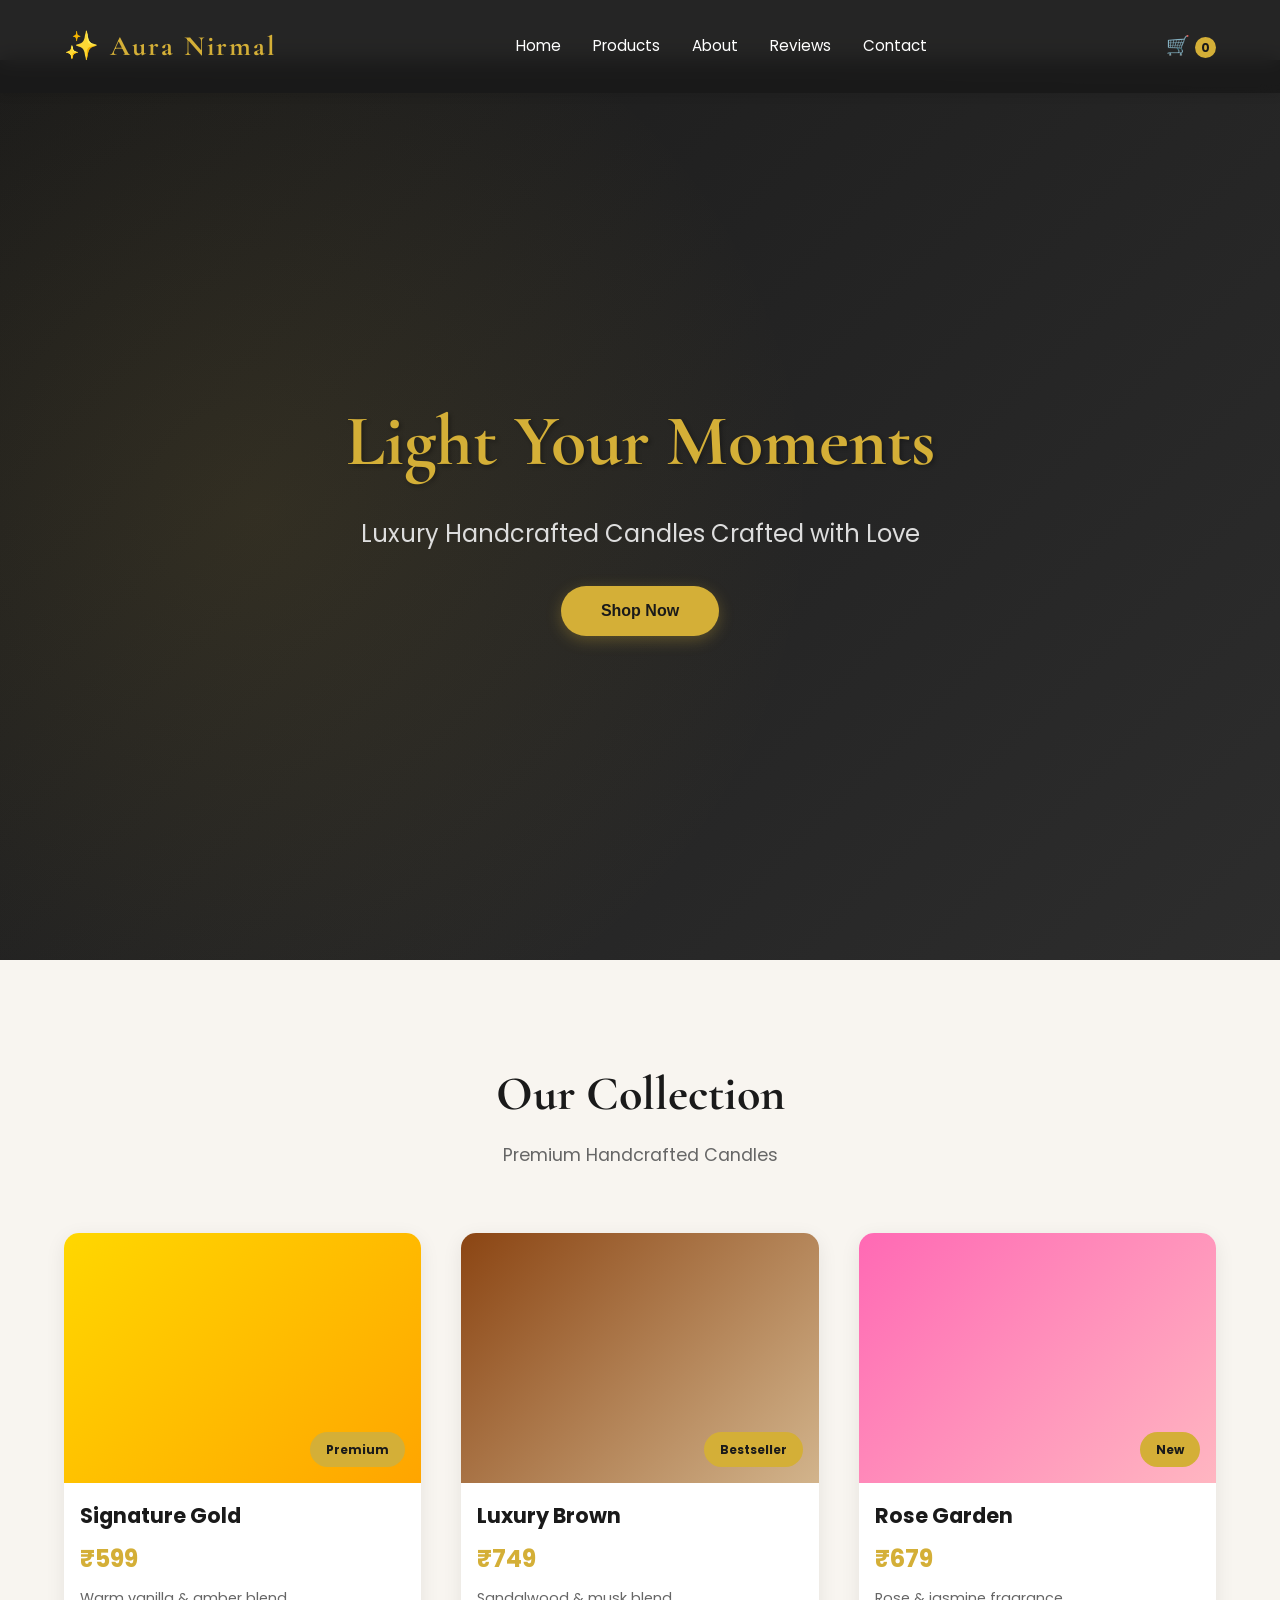
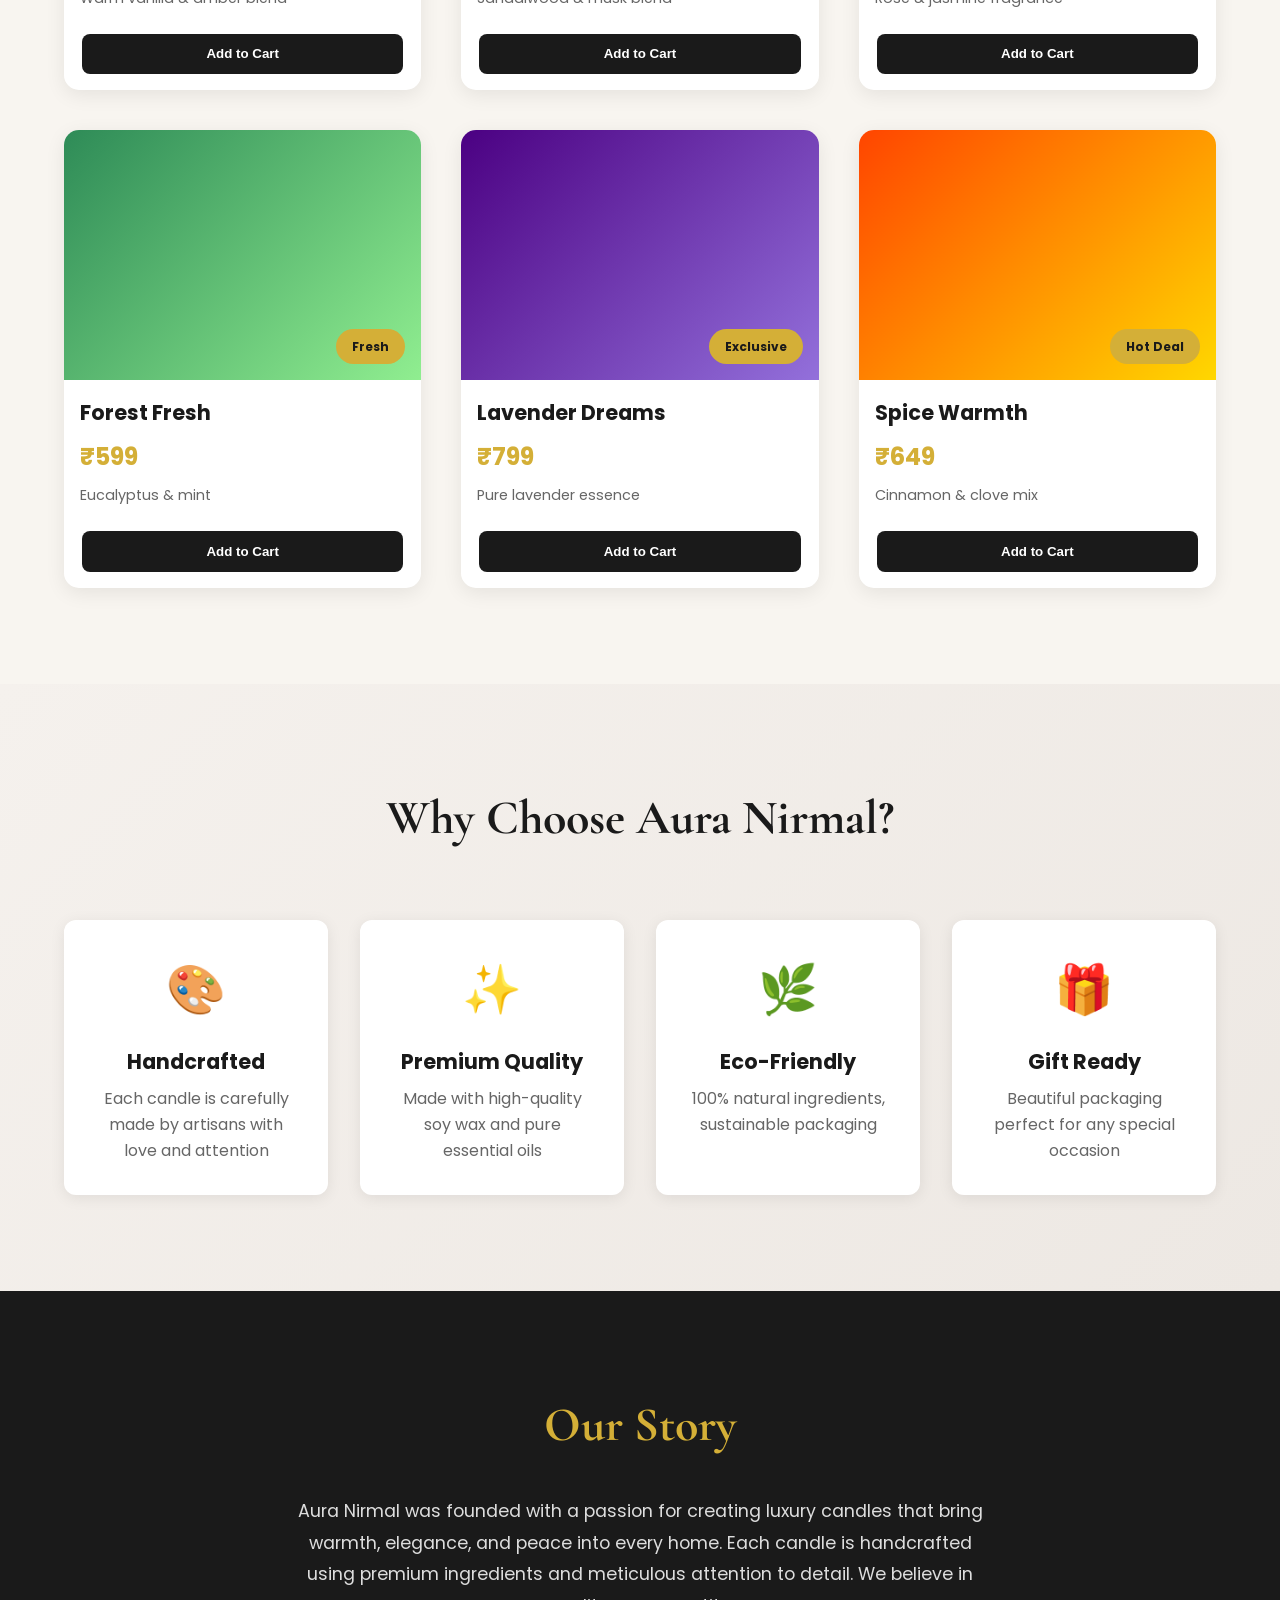
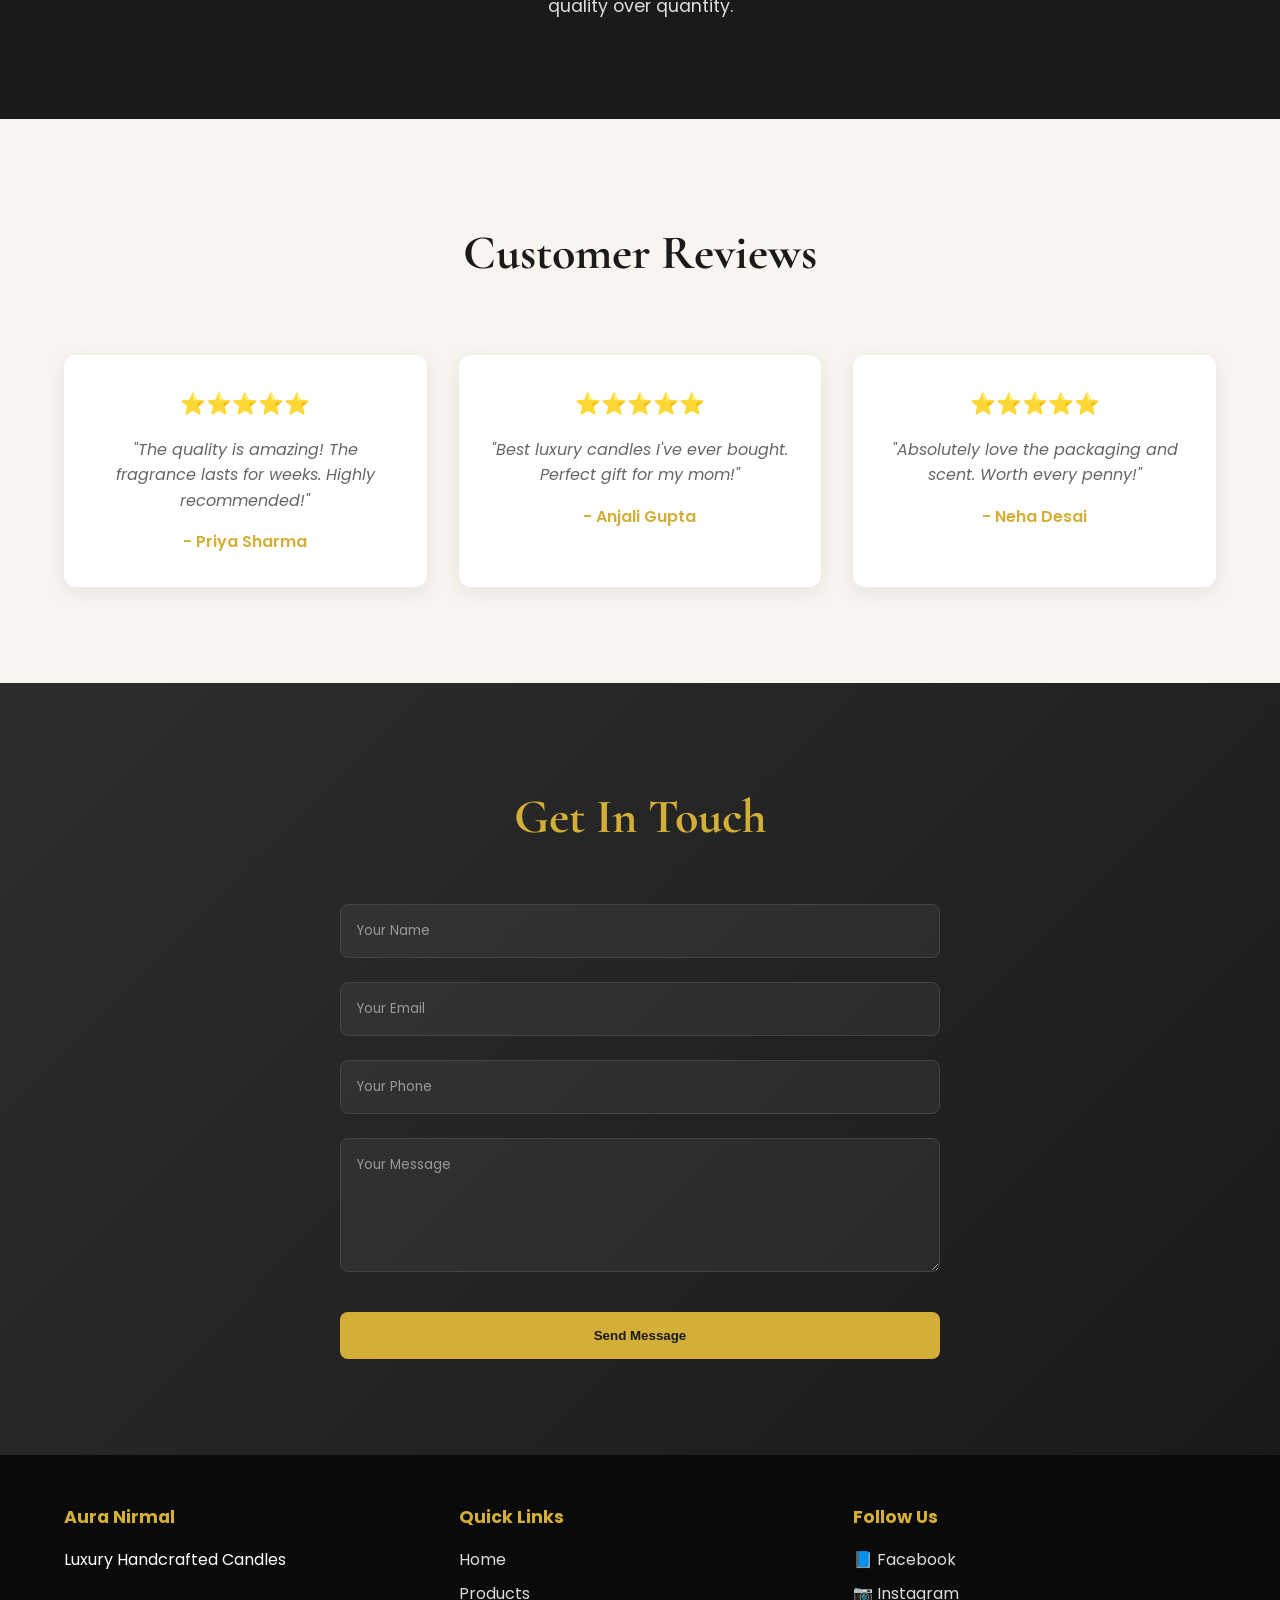
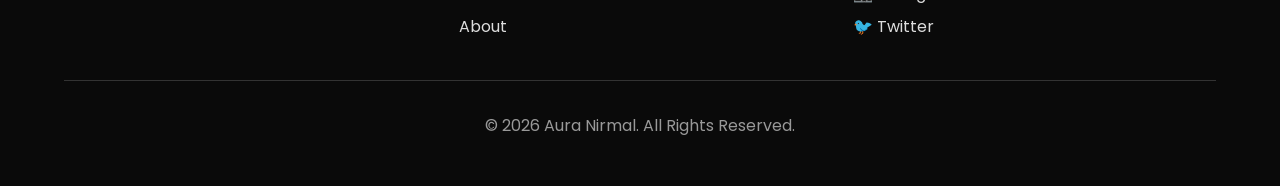
<file: index.html>
<!DOCTYPE html>
<html lang="en">
<head>
    <meta charset="UTF-8">
    <meta name="viewport" content="width=device-width, initial-scale=1.0">
    <title>Aura Nirmal | Luxury Handcrafted Candles</title>
    <link rel="preconnect" href="https://fonts.googleapis.com">
    <link rel="preconnect" href="https://fonts.gstatic.com" crossorigin>
    <link href="https://fonts.googleapis.com/css2?family=Cormorant+Garamond:wght@500;700&family=Poppins:wght@300;400;500;600&display=swap" rel="stylesheet">
    <link rel="stylesheet" href="style.css">
</head>
<body>

<!-- NAVBAR -->
<header class="navbar">
    <div class="logo">✨ Aura Nirmal</div>
    <nav class="nav-links">
        <a href="#home">Home</a>
        <a href="#products">Products</a>
        <a href="#about">About</a>
        <a href="#testimonials">Reviews</a>
        <a href="#contact">Contact</a>
    </nav>
    <div class="nav-icons">
        <span class="cart-icon">🛒 <span class="cart-count">0</span></span>
        <span class="menu-toggle">☰</span>
    </div>
</header>

<!-- HERO SECTION -->
<section id="home" class="hero">
    <div class="hero-content">
        <h1>Light Your Moments</h1>
        <p>Luxury Handcrafted Candles Crafted with Love</p>
        <button class="cta-btn">Shop Now</button>
    </div>
</section>

<!-- FEATURED PRODUCTS -->
<section id="products" class="products">
    <div class="section-header">
        <h2>Our Collection</h2>
        <p>Premium Handcrafted Candles</p>
    </div>

    <div class="products-grid">
        <div class="product-card">
            <div class="product-image" style="background: linear-gradient(135deg, #FFD700, #FFA500);">
                <span class="badge">Premium</span>
            </div>
            <h3>Signature Gold</h3>
            <p class="price">₹599</p>
            <p class="description">Warm vanilla & amber blend</p>
            <button class="add-to-cart" onclick="addToCart('Signature Gold', 599)">Add to Cart</button>
        </div>

        <div class="product-card">
            <div class="product-image" style="background: linear-gradient(135deg, #8B4513, #D2B48C);">
                <span class="badge">Bestseller</span>
            </div>
            <h3>Luxury Brown</h3>
            <p class="price">₹749</p>
            <p class="description">Sandalwood & musk blend</p>
            <button class="add-to-cart" onclick="addToCart('Luxury Brown', 749)">Add to Cart</button>
        </div>

        <div class="product-card">
            <div class="product-image" style="background: linear-gradient(135deg, #FF69B4, #FFB6C1);">
                <span class="badge">New</span>
            </div>
            <h3>Rose Garden</h3>
            <p class="price">₹679</p>
            <p class="description">Rose & jasmine fragrance</p>
            <button class="add-to-cart" onclick="addToCart('Rose Garden', 679)">Add to Cart</button>
        </div>

        <div class="product-card">
            <div class="product-image" style="background: linear-gradient(135deg, #2E8B57, #90EE90);">
                <span class="badge">Fresh</span>
            </div>
            <h3>Forest Fresh</h3>
            <p class="price">₹599</p>
            <p class="description">Eucalyptus & mint</p>
            <button class="add-to-cart" onclick="addToCart('Forest Fresh', 599)">Add to Cart</button>
        </div>

        <div class="product-card">
            <div class="product-image" style="background: linear-gradient(135deg, #4B0082, #9370DB);">
                <span class="badge">Exclusive</span>
            </div>
            <h3>Lavender Dreams</h3>
            <p class="price">₹799</p>
            <p class="description">Pure lavender essence</p>
            <button class="add-to-cart" onclick="addToCart('Lavender Dreams', 799)">Add to Cart</button>
        </div>

        <div class="product-card">
            <div class="product-image" style="background: linear-gradient(135deg, #FF4500, #FFD700);">
                <span class="badge">Hot Deal</span>
            </div>
            <h3>Spice Warmth</h3>
            <p class="price">₹649</p>
            <p class="description">Cinnamon & clove mix</p>
            <button class="add-to-cart" onclick="addToCart('Spice Warmth', 649)">Add to Cart</button>
        </div>
    </div>
</section>

<!-- WHY CHOOSE US -->
<section class="why-us">
    <h2>Why Choose Aura Nirmal?</h2>
    <div class="features-grid">
        <div class="feature-box">
            <div class="feature-icon">🎨</div>
            <h3>Handcrafted</h3>
            <p>Each candle is carefully made by artisans with love and attention</p>
        </div>
        <div class="feature-box">
            <div class="feature-icon">✨</div>
            <h3>Premium Quality</h3>
            <p>Made with high-quality soy wax and pure essential oils</p>
        </div>
        <div class="feature-box">
            <div class="feature-icon">🌿</div>
            <h3>Eco-Friendly</h3>
            <p>100% natural ingredients, sustainable packaging</p>
        </div>
        <div class="feature-box">
            <div class="feature-icon">🎁</div>
            <h3>Gift Ready</h3>
            <p>Beautiful packaging perfect for any special occasion</p>
        </div>
    </div>
</section>

<!-- ABOUT SECTION -->
<section id="about" class="about">
    <h2>Our Story</h2>
    <p>Aura Nirmal was founded with a passion for creating luxury candles that bring warmth, elegance, and peace into every home. Each candle is handcrafted using premium ingredients and meticulous attention to detail. We believe in quality over quantity.</p>
</section>

<!-- TESTIMONIALS -->
<section id="testimonials" class="testimonials">
    <h2>Customer Reviews</h2>
    <div class="testimonials-grid">
        <div class="testimonial-card">
            <div class="stars">⭐⭐⭐⭐⭐</div>
            <p>"The quality is amazing! The fragrance lasts for weeks. Highly recommended!"</p>
            <h4>- Priya Sharma</h4>
        </div>
        <div class="testimonial-card">
            <div class="stars">⭐⭐⭐⭐⭐</div>
            <p>"Best luxury candles I've ever bought. Perfect gift for my mom!"</p>
            <h4>- Anjali Gupta</h4>
        </div>
        <div class="testimonial-card">
            <div class="stars">⭐⭐⭐⭐⭐</div>
            <p>"Absolutely love the packaging and scent. Worth every penny!"</p>
            <h4>- Neha Desai</h4>
        </div>
    </div>
</section>

<!-- CONTACT SECTION -->
<section id="contact" class="contact">
    <h2>Get In Touch</h2>
    <form class="contact-form" onsubmit="handleContactSubmit(event)">
        <input type="text" placeholder="Your Name" required>
        <input type="email" placeholder="Your Email" required>
        <input type="tel" placeholder="Your Phone" required>
        <textarea placeholder="Your Message" rows="5" required></textarea>
        <button type="submit" class="submit-btn">Send Message</button>
    </form>
</section>

<!-- FOOTER -->
<footer class="footer">
    <div class="footer-content">
        <div class="footer-section">
            <h3>Aura Nirmal</h3>
            <p>Luxury Handcrafted Candles</p>
        </div>
        <div class="footer-section">
            <h3>Quick Links</h3>
            <ul>
                <li><a href="#home">Home</a></li>
                <li><a href="#products">Products</a></li>
                <li><a href="#about">About</a></li>
            </ul>
        </div>
        <div class="footer-section">
            <h3>Follow Us</h3>
            <div class="social-links">
                <a href="#">📘 Facebook</a>
                <a href="#">📷 Instagram</a>
                <a href="#">🐦 Twitter</a>
            </div>
        </div>
    </div>
    <p class="copyright">© 2026 Aura Nirmal. All Rights Reserved.</p>
</footer>

<!-- CART MODAL -->
<div id="cartModal" class="modal">
    <div class="modal-content">
        <span class="close-modal" onclick="closeCart()">&times;</span>
        <h2>Shopping Cart</h2>
        <div id="cartItems"></div>
        <div class="cart-total">
            <h3>Total: ₹<span id="totalPrice">0</span></h3>
            <button class="checkout-btn">Checkout</button>
        </div>
    </div>
</div>

<script src="script.js"></script>
</body>
</html>
</file>
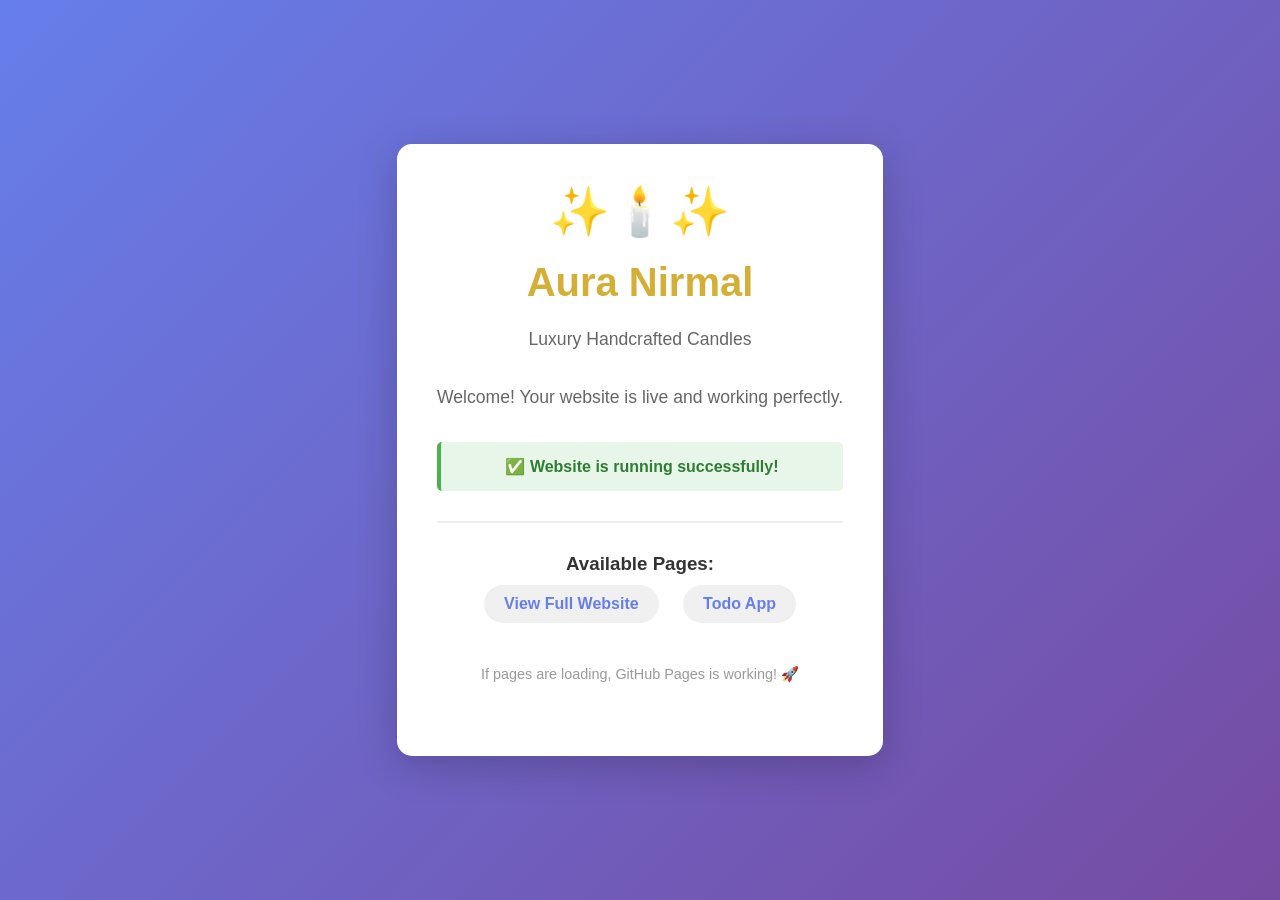
<file: test.html>
<!DOCTYPE html>
<html lang="en">
<head>
    <meta charset="UTF-8">
    <meta name="viewport" content="width=device-width, initial-scale=1.0">
    <title>Aura Nirmal - Luxury Candles</title>
    <style>
        * {
            margin: 0;
            padding: 0;
            box-sizing: border-box;
        }
        
        body {
            font-family: 'Poppins', Arial, sans-serif;
            background: linear-gradient(135deg, #667eea 0%, #764ba2 100%);
            min-height: 100vh;
            display: flex;
            align-items: center;
            justify-content: center;
            color: #333;
        }
        
        .container {
            background: white;
            padding: 40px;
            border-radius: 15px;
            box-shadow: 0 10px 40px rgba(0,0,0,0.2);
            max-width: 500px;
            text-align: center;
        }
        
        h1 {
            color: #D4AF37;
            margin-bottom: 20px;
            font-size: 2.5em;
        }
        
        .logo {
            font-size: 3em;
            margin-bottom: 20px;
        }
        
        p {
            font-size: 1.1em;
            color: #666;
            margin-bottom: 30px;
            line-height: 1.6;
        }
        
        .btn {
            display: inline-block;
            padding: 15px 40px;
            background: linear-gradient(135deg, #667eea 0%, #764ba2 100%);
            color: white;
            text-decoration: none;
            border-radius: 50px;
            font-weight: bold;
            margin: 10px;
            transition: all 0.3s;
            border: none;
            cursor: pointer;
            font-size: 1em;
        }
        
        .btn:hover {
            transform: translateY(-3px);
            box-shadow: 0 5px 20px rgba(0,0,0,0.3);
        }
        
        .links {
            margin-top: 30px;
            padding-top: 30px;
            border-top: 2px solid #eee;
        }
        
        .links a {
            display: inline-block;
            margin: 10px;
            padding: 10px 20px;
            background: #f0f0f0;
            color: #667eea;
            text-decoration: none;
            border-radius: 25px;
            transition: all 0.3s;
            font-weight: 600;
        }
        
        .links a:hover {
            background: #667eea;
            color: white;
        }
        
        .status {
            margin-top: 20px;
            padding: 15px;
            background: #e8f5e9;
            border-left: 4px solid #4caf50;
            border-radius: 5px;
            color: #2e7d32;
            font-weight: 600;
        }
    </style>
</head>
<body>
    <div class="container">
        <div class="logo">✨🕯️✨</div>
        <h1>Aura Nirmal</h1>
        <p>Luxury Handcrafted Candles</p>
        <p>Welcome! Your website is live and working perfectly.</p>
        
        <div class="status">
            ✅ Website is running successfully!
        </div>
        
        <div class="links">
            <h3>Available Pages:</h3>
            <a href="index.html">View Full Website</a>
            <a href="todo-index.html">Todo App</a>
        </div>
        
        <p style="margin-top: 30px; font-size: 0.9em; color: #999;">
            If pages are loading, GitHub Pages is working! 🚀
        </p>
    </div>
</body>
</html>
</file>
<file: style.css>
* {
    margin: 0;
    padding: 0;
    box-sizing: border-box;
}

:root {
    --gold: #D4AF37;
    --dark: #1a1a1a;
    --light: #F8F5F0;
    --text: #333;
    --accent: #E8D5C4;
}

html {
    scroll-behavior: smooth;
}

body {
    font-family: 'Poppins', sans-serif;
    background: var(--light);
    color: var(--text);
    line-height: 1.6;
}

a {
    text-decoration: none;
    color: inherit;
}

/* NAVBAR */
.navbar {
    position: fixed;
    top: 0;
    left: 0;
    width: 100%;
    padding: 1.5rem 5%;
    display: flex;
    justify-content: space-between;
    align-items: center;
    background: rgba(26, 26, 26, 0.95);
    backdrop-filter: blur(10px);
    z-index: 999;
    box-shadow: 0 2px 10px rgba(0, 0, 0, 0.1);
}

.logo {
    font-family: 'Cormorant Garamond', serif;
    font-size: 28px;
    font-weight: 700;
    color: var(--gold);
    letter-spacing: 2px;
}

.nav-links {
    display: flex;
    gap: 2rem;
}

.nav-links a {
    color: #fff;
    font-size: 0.95rem;
    transition: color 0.3s;
    position: relative;
}

.nav-links a:hover {
    color: var(--gold);
}

.nav-links a::after {
    content: '';
    position: absolute;
    bottom: -5px;
    left: 0;
    width: 0;
    height: 2px;
    background: var(--gold);
    transition: width 0.3s;
}

.nav-links a:hover::after {
    width: 100%;
}

.nav-icons {
    display: flex;
    gap: 1.5rem;
    align-items: center;
    color: #fff;
}

.cart-icon {
    cursor: pointer;
    font-size: 1.2rem;
    transition: color 0.3s;
}

.cart-icon:hover {
    color: var(--gold);
}

.cart-count {
    background: var(--gold);
    color: var(--dark);
    padding: 2px 6px;
    border-radius: 50%;
    font-size: 0.75rem;
    font-weight: bold;
}

.menu-toggle {
    display: none;
    cursor: pointer;
    font-size: 1.5rem;
    color: var(--gold);
}

/* HERO SECTION */
.hero {
    margin-top: 60px;
    height: 100vh;
    display: flex;
    align-items: center;
    justify-content: center;
    background: linear-gradient(135deg, #1a1a1a 0%, #2d2d2d 100%);
    color: #fff;
    text-align: center;
    position: relative;
    overflow: hidden;
}

.hero::before {
    content: '';
    position: absolute;
    top: 0;
    left: 0;
    width: 100%;
    height: 100%;
    background: radial-gradient(circle at 20% 50%, rgba(212, 175, 55, 0.1) 0%, transparent 50%);
    pointer-events: none;
}

.hero-content {
    max-width: 800px;
    padding: 2rem;
    z-index: 1;
    animation: slideUp 1s ease-out;
}

@keyframes slideUp {
    from {
        opacity: 0;
        transform: translateY(30px);
    }
    to {
        opacity: 1;
        transform: translateY(0);
    }
}

.hero h1 {
    font-family: 'Cormorant Garamond', serif;
    font-size: 4.5rem;
    margin-bottom: 1rem;
    color: var(--gold);
    text-shadow: 2px 2px 4px rgba(0, 0, 0, 0.3);
}

.hero p {
    font-size: 1.5rem;
    margin-bottom: 2rem;
    color: #ddd;
}

.cta-btn {
    padding: 1rem 2.5rem;
    background: var(--gold);
    color: var(--dark);
    border: none;
    border-radius: 50px;
    font-size: 1rem;
    font-weight: 600;
    cursor: pointer;
    transition: all 0.3s;
    box-shadow: 0 4px 15px rgba(212, 175, 55, 0.3);
}

.cta-btn:hover {
    transform: translateY(-3px);
    box-shadow: 0 6px 20px rgba(212, 175, 55, 0.5);
}

/* PRODUCTS SECTION */
.products {
    padding: 6rem 5%;
    background: var(--light);
}

.section-header {
    text-align: center;
    margin-bottom: 4rem;
}

.section-header h2 {
    font-family: 'Cormorant Garamond', serif;
    font-size: 3rem;
    color: var(--dark);
    margin-bottom: 0.5rem;
}

.section-header p {
    color: #666;
    font-size: 1.1rem;
}

.products-grid {
    display: grid;
    grid-template-columns: repeat(auto-fit, minmax(280px, 1fr));
    gap: 2.5rem;
}

.product-card {
    background: #fff;
    border-radius: 15px;
    overflow: hidden;
    box-shadow: 0 5px 20px rgba(0, 0, 0, 0.08);
    transition: all 0.4s;
    cursor: pointer;
}

.product-card:hover {
    transform: translateY(-8px);
    box-shadow: 0 10px 30px rgba(212, 175, 55, 0.2);
}

.product-image {
    height: 250px;
    background: linear-gradient(135deg, #f3efe7, #ddd);
    position: relative;
    display: flex;
    align-items: flex-end;
    justify-content: flex-end;
    padding: 1rem;
}

.badge {
    background: var(--gold);
    color: var(--dark);
    padding: 0.5rem 1rem;
    border-radius: 20px;
    font-size: 0.75rem;
    font-weight: bold;
}

.product-card h3 {
    font-size: 1.3rem;
    padding: 1rem 1rem 0.5rem;
    color: var(--dark);
}

.price {
    color: var(--gold);
    font-size: 1.5rem;
    font-weight: bold;
    padding: 0 1rem;
}

.description {
    color: #666;
    font-size: 0.9rem;
    padding: 0.5rem 1rem;
}

.add-to-cart {
    width: 90%;
    margin: 1rem 5%;
    padding: 0.8rem;
    background: var(--dark);
    color: #fff;
    border: none;
    border-radius: 8px;
    cursor: pointer;
    transition: all 0.3s;
    font-weight: 600;
}

.add-to-cart:hover {
    background: var(--gold);
    color: var(--dark);
}

/* WHY US SECTION */
.why-us {
    padding: 6rem 5%;
    background: linear-gradient(135deg, #f5f1ed, #ede8e3);
}

.why-us h2 {
    font-family: 'Cormorant Garamond', serif;
    font-size: 3rem;
    text-align: center;
    margin-bottom: 4rem;
    color: var(--dark);
}

.features-grid {
    display: grid;
    grid-template-columns: repeat(auto-fit, minmax(250px, 1fr));
    gap: 2rem;
}

.feature-box {
    background: #fff;
    padding: 2rem;
    border-radius: 12px;
    text-align: center;
    box-shadow: 0 3px 15px rgba(0, 0, 0, 0.08);
    transition: all 0.3s;
}

.feature-box:hover {
    transform: translateY(-5px);
    box-shadow: 0 6px 25px rgba(212, 175, 55, 0.15);
}

.feature-icon {
    font-size: 3rem;
    margin-bottom: 1rem;
}

.feature-box h3 {
    font-size: 1.3rem;
    margin-bottom: 0.5rem;
    color: var(--dark);
}

.feature-box p {
    color: #666;
    line-height: 1.6;
}

/* ABOUT SECTION */
.about {
    padding: 6rem 5%;
    background: var(--dark);
    color: #fff;
    text-align: center;
}

.about h2 {
    font-family: 'Cormorant Garamond', serif;
    font-size: 3rem;
    margin-bottom: 2rem;
    color: var(--gold);
}

.about p {
    max-width: 700px;
    margin: 0 auto;
    font-size: 1.1rem;
    line-height: 1.8;
    color: #ddd;
}

/* TESTIMONIALS */
.testimonials {
    padding: 6rem 5%;
    background: var(--light);
}

.testimonials h2 {
    font-family: 'Cormorant Garamond', serif;
    font-size: 3rem;
    text-align: center;
    margin-bottom: 4rem;
    color: var(--dark);
}

.testimonials-grid {
    display: grid;
    grid-template-columns: repeat(auto-fit, minmax(280px, 1fr));
    gap: 2rem;
}

.testimonial-card {
    background: #fff;
    padding: 2rem;
    border-radius: 12px;
    box-shadow: 0 5px 20px rgba(0, 0, 0, 0.08);
    text-align: center;
    transition: all 0.3s;
}

.testimonial-card:hover {
    transform: translateY(-5px);
    box-shadow: 0 8px 30px rgba(212, 175, 55, 0.2);
}

.stars {
    font-size: 1.3rem;
    margin-bottom: 1rem;
}

.testimonial-card p {
    color: #666;
    margin-bottom: 1rem;
    font-style: italic;
}

.testimonial-card h4 {
    color: var(--gold);
    font-weight: 600;
}

/* CONTACT SECTION */
.contact {
    padding: 6rem 5%;
    background: linear-gradient(135deg, #2d2d2d, #1a1a1a);
    color: #fff;
}

.contact h2 {
    font-family: 'Cormorant Garamond', serif;
    font-size: 3rem;
    text-align: center;
    margin-bottom: 3rem;
    color: var(--gold);
}

.contact-form {
    max-width: 600px;
    margin: 0 auto;
    display: flex;
    flex-direction: column;
    gap: 1.5rem;
}

.contact-form input,
.contact-form textarea {
    padding: 1rem;
    border: 1px solid #444;
    border-radius: 8px;
    background: rgba(255, 255, 255, 0.05);
    color: #fff;
    font-family: 'Poppins', sans-serif;
    transition: all 0.3s;
}

.contact-form input::placeholder,
.contact-form textarea::placeholder {
    color: #999;
}

.contact-form input:focus,
.contact-form textarea:focus {
    outline: none;
    border-color: var(--gold);
    background: rgba(212, 175, 55, 0.05);
}

.submit-btn {
    padding: 1rem;
    background: var(--gold);
    color: var(--dark);
    border: none;
    border-radius: 8px;
    font-weight: 600;
    cursor: pointer;
    transition: all 0.3s;
    margin-top: 1rem;
}

.submit-btn:hover {
    transform: translateY(-2px);
    box-shadow: 0 6px 20px rgba(212, 175, 55, 0.4);
}

/* FOOTER */
.footer {
    background: #0a0a0a;
    color: #fff;
    padding: 3rem 5%;
}

.footer-content {
    display: grid;
    grid-template-columns: repeat(auto-fit, minmax(250px, 1fr));
    gap: 2rem;
    max-width: 1200px;
    margin: 0 auto;
}

.footer-section h3 {
    color: var(--gold);
    margin-bottom: 1rem;
    font-size: 1.1rem;
}

.footer-section ul {
    list-style: none;
}

.footer-section ul li {
    margin-bottom: 0.5rem;
}

.footer-section a {
    color: #ddd;
    transition: color 0.3s;
}

.footer-section a:hover {
    color: var(--gold);
}

.social-links {
    display: flex;
    flex-direction: column;
    gap: 0.5rem;
}

.copyright {
    text-align: center;
    margin-top: 2rem;
    padding-top: 2rem;
    border-top: 1px solid #333;
    color: #999;
}

/* MODAL */
.modal {
    display: none;
    position: fixed;
    z-index: 1000;
    left: 0;
    top: 0;
    width: 100%;
    height: 100%;
    background: rgba(0, 0, 0, 0.5);
    animation: fadeIn 0.3s;
}

@keyframes fadeIn {
    from { opacity: 0; }
    to { opacity: 1; }
}

.modal-content {
    background: #fff;
    margin: 5% auto;
    padding: 2rem;
    border-radius: 15px;
    width: 90%;
    max-width: 500px;
    max-height: 80vh;
    overflow-y: auto;
}

.close-modal {
    color: #999;
    float: right;
    font-size: 2rem;
    cursor: pointer;
    transition: color 0.3s;
}

.close-modal:hover {
    color: var(--gold);
}

.modal h2 {
    color: var(--dark);
    margin-bottom: 1.5rem;
}

#cartItems {
    max-height: 300px;
    overflow-y: auto;
    margin-bottom: 1.5rem;
}

.cart-item {
    display: flex;
    justify-content: space-between;
    padding: 1rem;
    border-bottom: 1px solid #eee;
}

.cart-total {
    border-top: 2px solid #eee;
    padding-top: 1rem;
    text-align: center;
}

.cart-total h3 {
    color: var(--gold);
    margin-bottom: 1rem;
}

.checkout-btn {
    width: 100%;
    padding: 1rem;
    background: var(--dark);
    color: #fff;
    border: none;
    border-radius: 8px;
    cursor: pointer;
    font-weight: 600;
    transition: all 0.3s;
}

.checkout-btn:hover {
    background: var(--gold);
    color: var(--dark);
}

/* RESPONSIVE */
@media (max-width: 768px) {
    .navbar {
        padding: 1rem 5%;
    }

    .logo {
        font-size: 22px;
    }

    .nav-links {
        display: none;
    }

    .menu-toggle {
        display: block;
    }

    .hero {
        height: 70vh;
        margin-top: 50px;
    }

    .hero h1 {
        font-size: 2.5rem;
    }

    .hero p {
        font-size: 1rem;
    }

    .section-header h2,
    .about h2,
    .testimonials h2,
    .contact h2,
    .why-us h2 {
        font-size: 2rem;
    }

    .products-grid {
        grid-template-columns: 1fr;
    }

    .product-card {
        margin: 0 auto;
        max-width: 300px;
    }
}

@media (max-width: 480px) {
    .hero h1 {
        font-size: 2rem;
    }

    .section-header h2 {
        font-size: 1.5rem;
    }

    .nav-icons {
        gap: 1rem;
    }

    .cart-count {
        display: none;
    }
}
</file>
